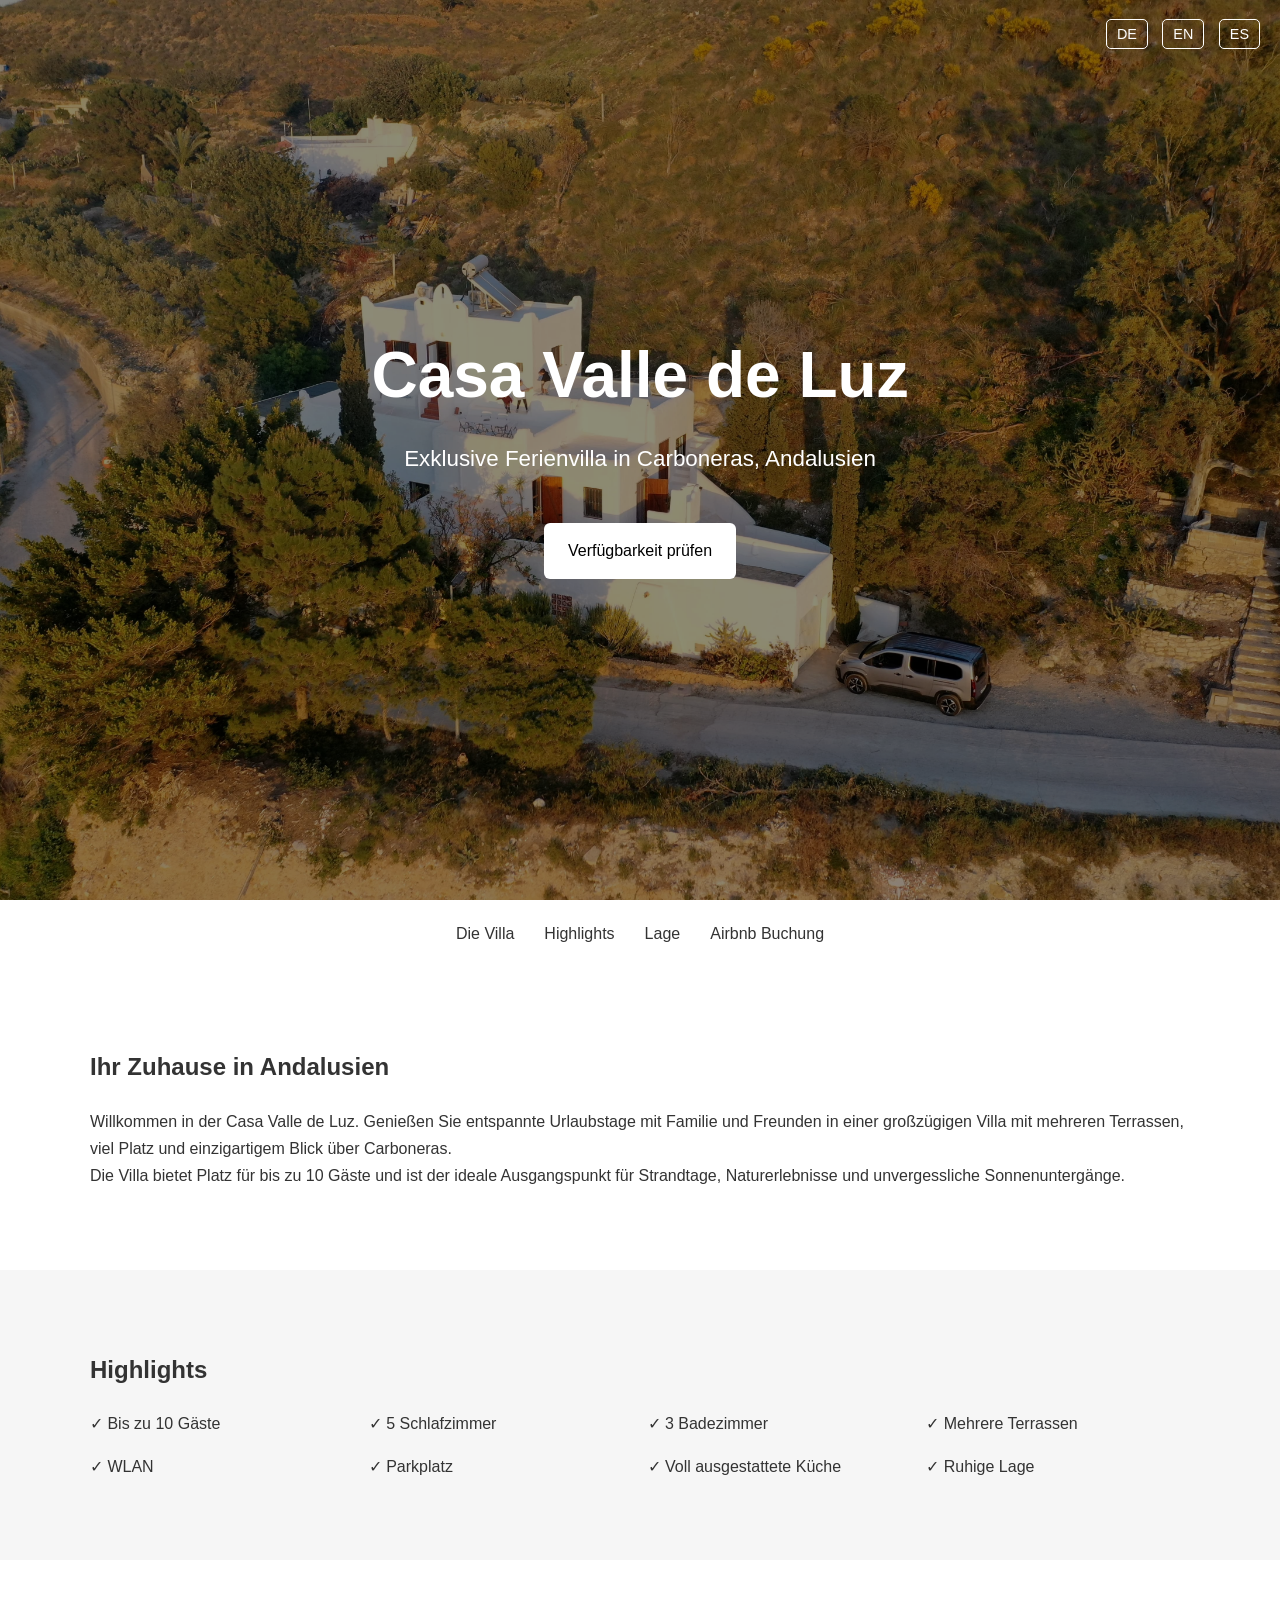
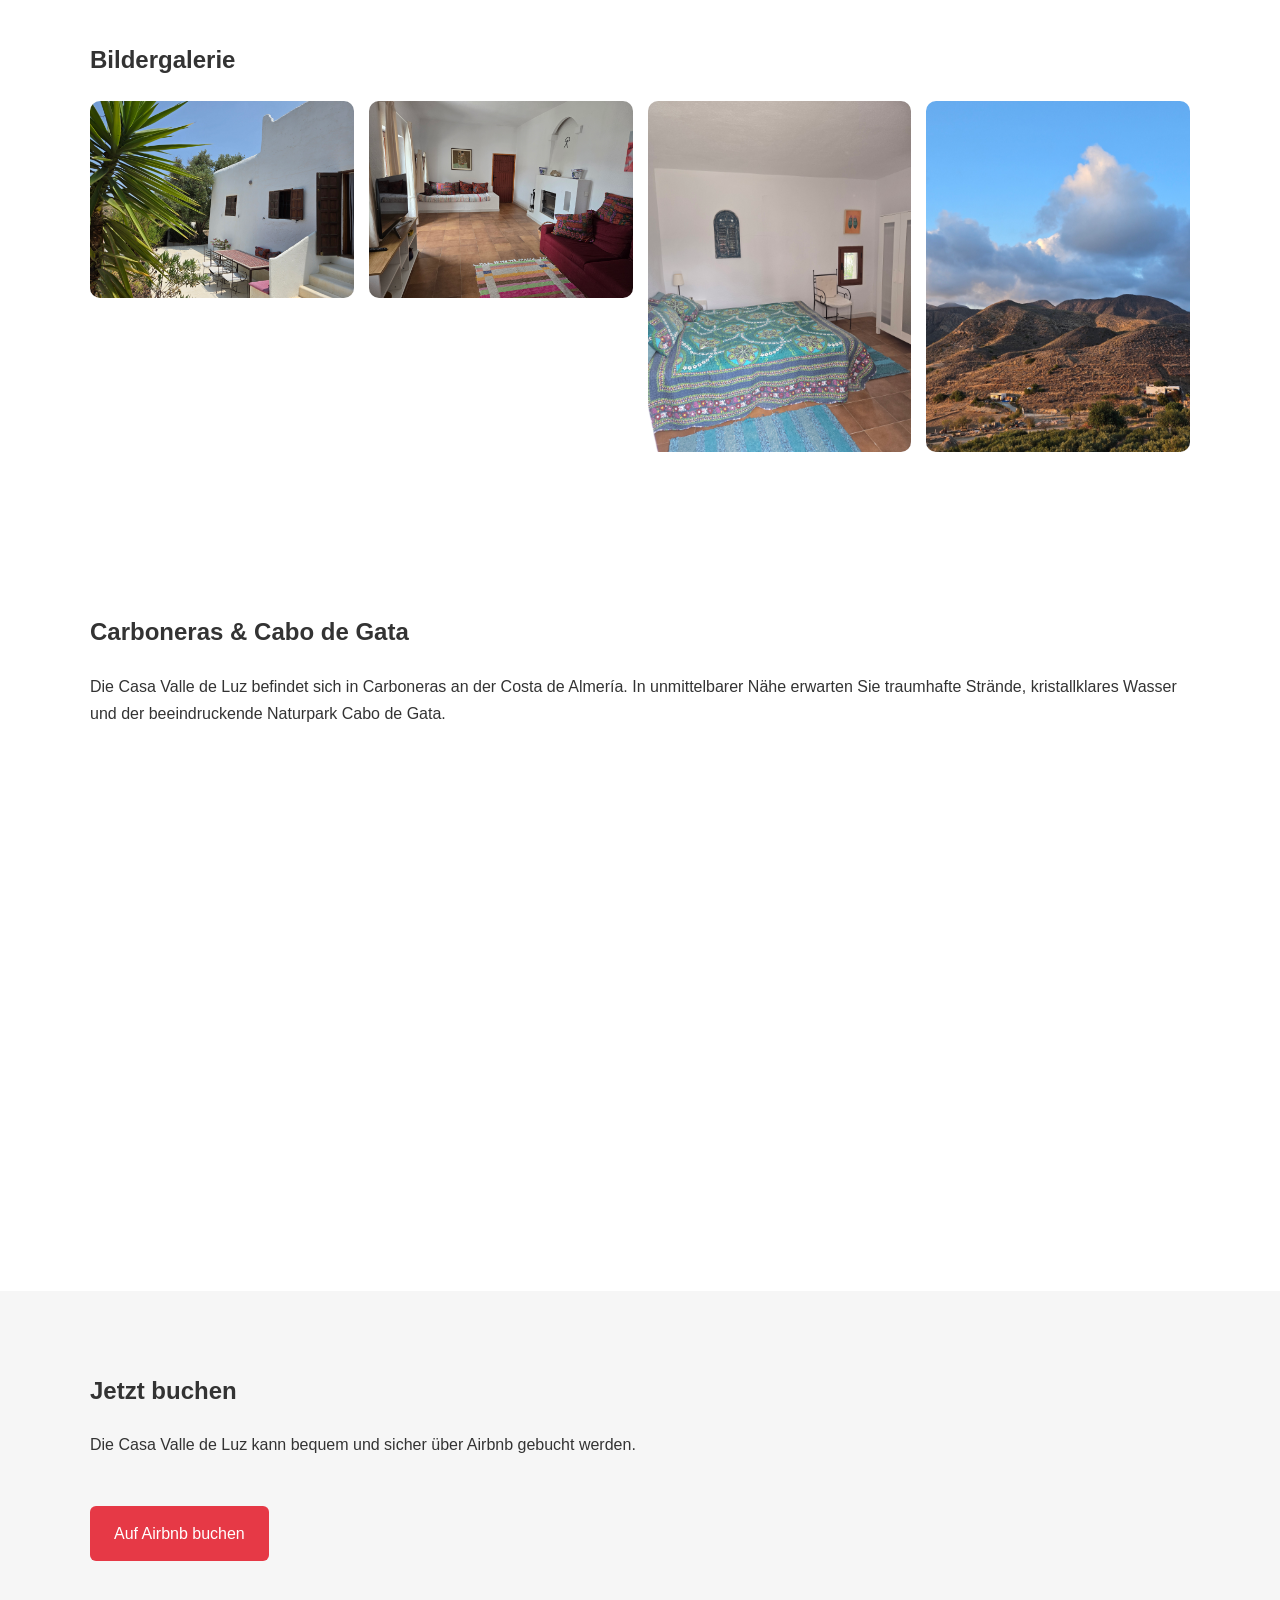
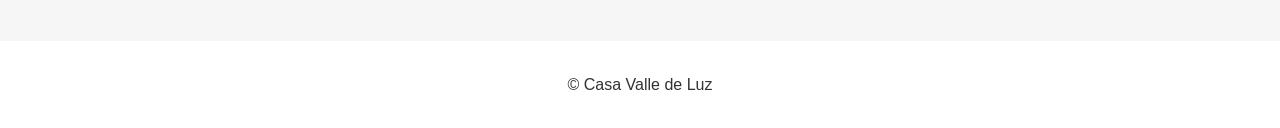
<file: index.html>
<!DOCTYPE html>
<html lang="de">
<head>
    <meta charset="UTF-8">
    <meta name="viewport" content="width=device-width, initial-scale=1.0">

    <title>Casa Valle de Luz | Ferienvilla in Carboneras, Andalusien</title>

    <meta name="description" content="Exklusive Ferienvilla in Carboneras, Andalusien. Platz für bis zu 10 Gäste, 5 Schlafzimmer, mehrere Terrassen und traumhafte Sonnenuntergänge.">

    <link rel="stylesheet" href="style.css">
</head>
<body>

<header class="hero">
    <div class="overlay">
        
        <div class="lang-switch">
    <a href="index.html">DE</a>
    <a href="en1.html">EN</a>
    <a href="es1.html">ES</a>
</div>
        
        <h1>Casa Valle de Luz</h1>
        <p>Exklusive Ferienvilla in Carboneras, Andalusien</p>

<a href="https://www.airbnb.de/rooms/1677461240592118403?adults=7&search_mode=regular_search&check_in=2026-06-26&check_out=2026-07-01&children=0&infants=0&pets=0&source_impression_id=p3_1781857512_P37YwGQTgg1DUT-N&previous_page_section_name=1000&federated_search_id=54c2b876-5242-4b1c-9fb7-497a5ef8c6ed"
   target="_blank"
   class="button">
   Verfügbarkeit prüfen
</a>
</header>

<nav>
    <a href="#villa">Die Villa</a>
    <a href="#highlights">Highlights</a>
    <a href="#lage">Lage</a>
    <a href="DEIN_AIRBNB_LINK" target="_blank">
    Airbnb Buchung
</a>
</nav>

<section id="villa">
    <div class="container">
        <h2>Ihr Zuhause in Andalusien</h2>

        <p>
            Willkommen in der Casa Valle de Luz. Genießen Sie entspannte Urlaubstage
            mit Familie und Freunden in einer großzügigen Villa mit mehreren Terrassen,
            viel Platz und einzigartigem Blick über Carboneras.
        </p>

        <p>
            Die Villa bietet Platz für bis zu 10 Gäste und ist der ideale Ausgangspunkt
            für Strandtage, Naturerlebnisse und unvergessliche Sonnenuntergänge.
        </p>
    </div>
</section>

<section id="highlights" class="light">
    <div class="container">

        <h2>Highlights</h2>

        <div class="grid">
            <div>✓ Bis zu 10 Gäste</div>
            <div>✓ 5 Schlafzimmer</div>
            <div>✓ 3 Badezimmer</div>
            <div>✓ Mehrere Terrassen</div>
            <div>✓ WLAN</div>
            <div>✓ Parkplatz</div>
            <div>✓ Voll ausgestattete Küche</div>
            <div>✓ Ruhige Lage</div>
        </div>

    </div>
</section>

<section id="galerie">
    <div class="container">
        <h2>Bildergalerie</h2>

<div class="gallery">
    <img src="images/villa1.jpg" alt="Casa Valle de Luz Terrasse" onclick="openLightbox(this)">
    <img src="images/villa2.jpg" alt="Wohnbereich" onclick="openLightbox(this)">
    <img src="images/villa3.jpg" alt="Schlafzimmer" onclick="openLightbox(this)">
    <img src="images/villa4.jpg" alt="Ausblick" onclick="openLightbox(this)">
</div> 
    </div>
</section>

<section id="lage">
    <div class="container">

        <h2>Carboneras & Cabo de Gata</h2>

        <p>
            Die Casa Valle de Luz befindet sich in Carboneras an der Costa de Almería.
            In unmittelbarer Nähe erwarten Sie traumhafte Strände, kristallklares Wasser
            und der beeindruckende Naturpark Cabo de Gata.
        </p>

        <iframe
            src="https://www.google.com/maps/embed?pb="
            loading="lazy">
        </iframe>

    </div>
</section>

<section id="buchen" class="light">
    <div class="container">

        <h2>Jetzt buchen</h2>

<p>
    Die Casa Valle de Luz kann bequem und sicher über Airbnb gebucht werden.
</p>

<br>


        <a href="https://www.airbnb.de/rooms/1677461240592118403?adults=6&search_mode=regular_search&check_in=2026-06-24&check_out=2026-06-29&children=0&infants=0&pets=0&source_impression_id=p3_1781709118_P3bIloyeZhqoK9XS&previous_page_section_name=1000&federated_search_id=113969c2-7165-487b-b480-dc4392b8ad9c"
           target="_blank"
           class="button button-buchen">
           Auf Airbnb buchen
        </a>

    </div>
</section>

<footer>
    <p>© Casa Valle de Luz</p>
</footer>

    <div id="lightbox" onclick="closeLightbox()">
    <img id="lightbox-img">
</div>
    <script>
function openLightbox(img){
    document.getElementById('lightbox').style.display = 'flex';
    document.getElementById('lightbox-img').src = img.src;
}

function closeLightbox(){
    document.getElementById('lightbox').style.display = 'none';
}
</script>
</body>
</html>
</file>
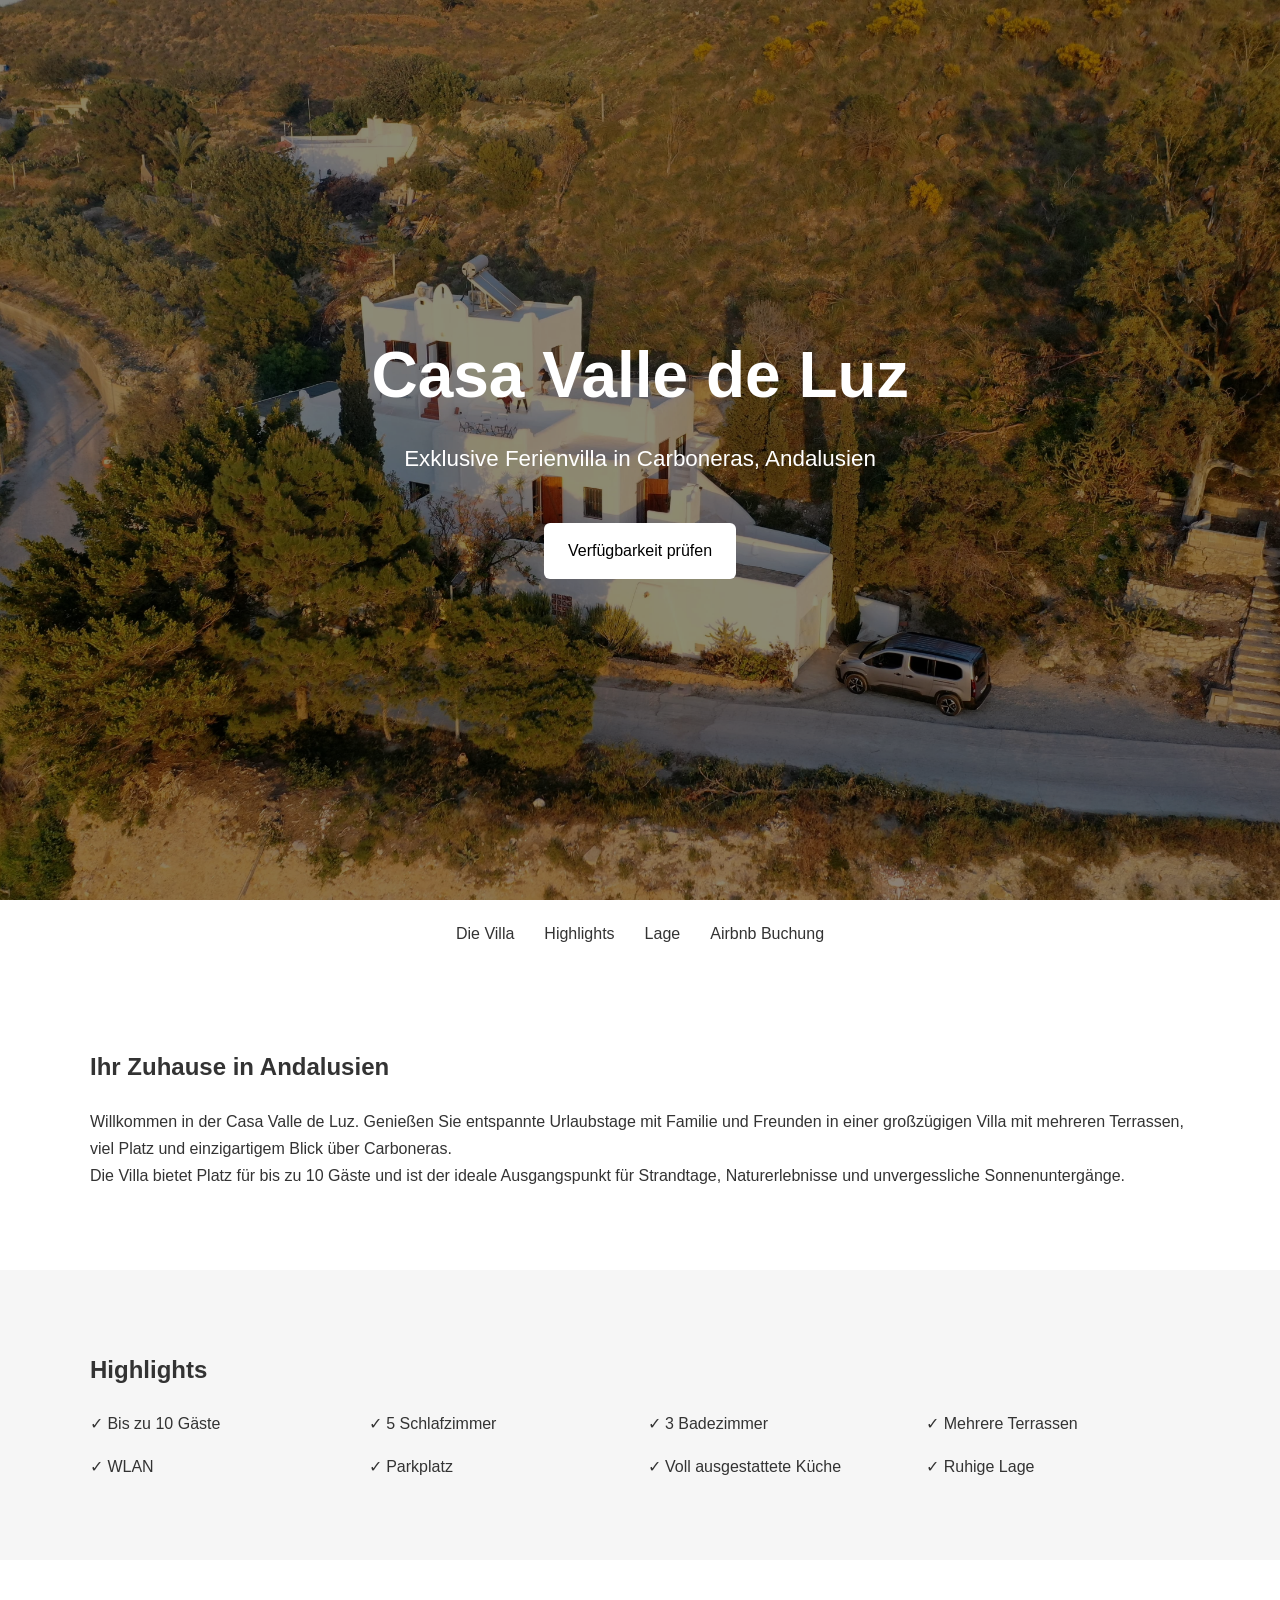
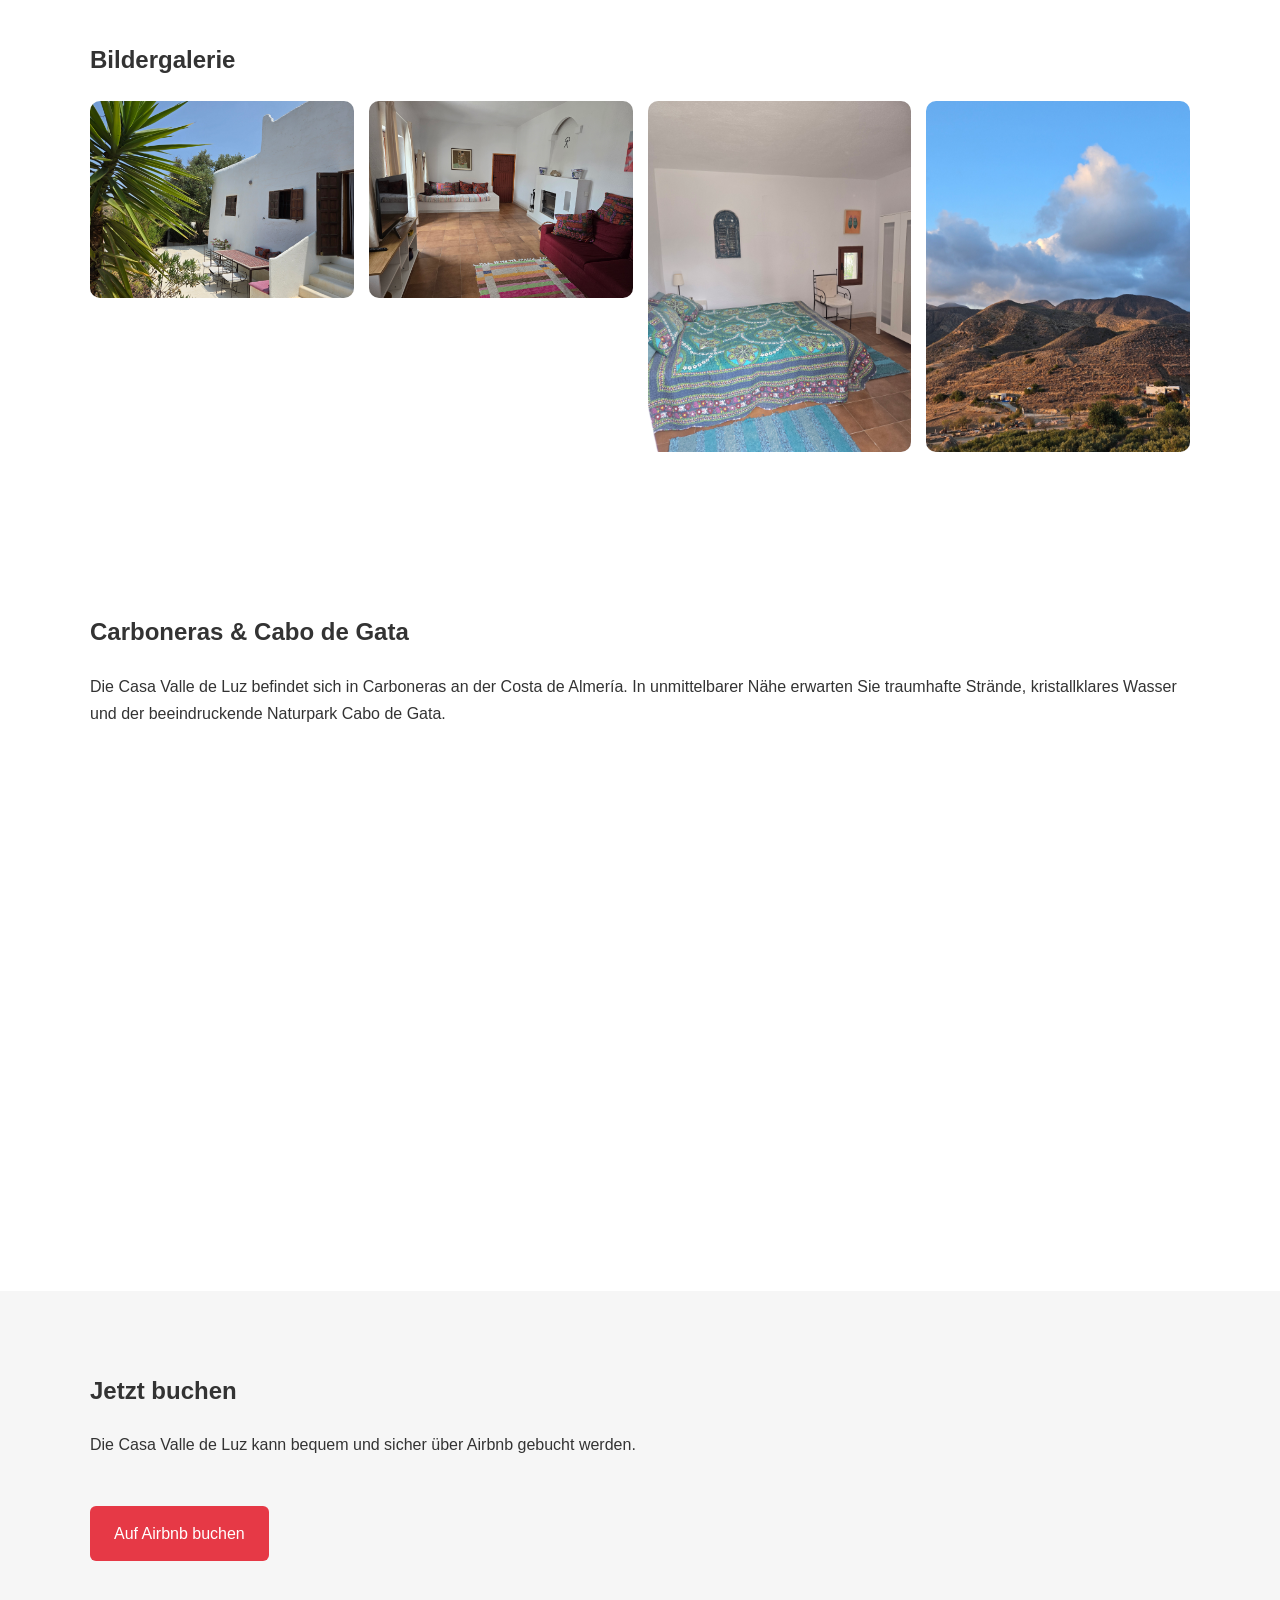
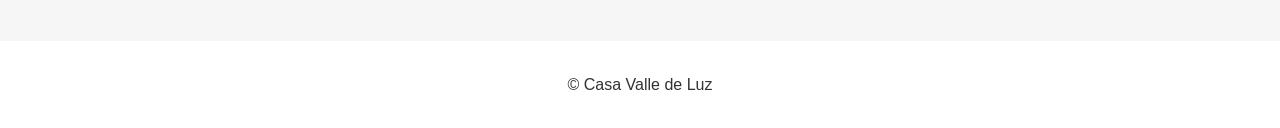
<file: en.html>
<!DOCTYPE html>
<html lang="de">
<head>
    <meta charset="UTF-8">
    <meta name="viewport" content="width=device-width, initial-scale=1.0">

    <title>Casa Valle de Luz | Ferienvilla in Carboneras, Andalusien</title>

    <meta name="description" content="Exklusive Ferienvilla in Carboneras, Andalusien. Platz für bis zu 10 Gäste, 5 Schlafzimmer, mehrere Terrassen und traumhafte Sonnenuntergänge.">

    <link rel="stylesheet" href="style.css">
</head>
<body>

<header class="hero">
    <div class="overlay">
        <h1>Casa Valle de Luz</h1>
        <p>Exklusive Ferienvilla in Carboneras, Andalusien</p>

<a href="https://www.airbnb.de/rooms/1677461240592118403?adults=7&search_mode=regular_search&check_in=2026-06-26&check_out=2026-07-01&children=0&infants=0&pets=0&source_impression_id=p3_1781857512_P37YwGQTgg1DUT-N&previous_page_section_name=1000&federated_search_id=54c2b876-5242-4b1c-9fb7-497a5ef8c6ed"
   target="_blank"
   class="button">
   Verfügbarkeit prüfen
</a>
</header>

<nav>
    <a href="#villa">Die Villa</a>
    <a href="#highlights">Highlights</a>
    <a href="#lage">Lage</a>
    <a href="DEIN_AIRBNB_LINK" target="_blank">
    Airbnb Buchung
</a>
</nav>

<section id="villa">
    <div class="container">
        <h2>Ihr Zuhause in Andalusien</h2>

        <p>
            Willkommen in der Casa Valle de Luz. Genießen Sie entspannte Urlaubstage
            mit Familie und Freunden in einer großzügigen Villa mit mehreren Terrassen,
            viel Platz und einzigartigem Blick über Carboneras.
        </p>

        <p>
            Die Villa bietet Platz für bis zu 10 Gäste und ist der ideale Ausgangspunkt
            für Strandtage, Naturerlebnisse und unvergessliche Sonnenuntergänge.
        </p>
    </div>
</section>

<section id="highlights" class="light">
    <div class="container">

        <h2>Highlights</h2>

        <div class="grid">
            <div>✓ Bis zu 10 Gäste</div>
            <div>✓ 5 Schlafzimmer</div>
            <div>✓ 3 Badezimmer</div>
            <div>✓ Mehrere Terrassen</div>
            <div>✓ WLAN</div>
            <div>✓ Parkplatz</div>
            <div>✓ Voll ausgestattete Küche</div>
            <div>✓ Ruhige Lage</div>
        </div>

    </div>
</section>

<section id="galerie">
    <div class="container">
        <h2>Bildergalerie</h2>

<div class="gallery">
    <img src="images/villa1.jpg" alt="Casa Valle de Luz Terrasse" onclick="openLightbox(this)">
    <img src="images/villa2.jpg" alt="Wohnbereich" onclick="openLightbox(this)">
    <img src="images/villa3.jpg" alt="Schlafzimmer" onclick="openLightbox(this)">
    <img src="images/villa4.jpg" alt="Ausblick" onclick="openLightbox(this)">
</div> 
    </div>
</section>

<section id="lage">
    <div class="container">

        <h2>Carboneras & Cabo de Gata</h2>

        <p>
            Die Casa Valle de Luz befindet sich in Carboneras an der Costa de Almería.
            In unmittelbarer Nähe erwarten Sie traumhafte Strände, kristallklares Wasser
            und der beeindruckende Naturpark Cabo de Gata.
        </p>

        <iframe
            src="https://www.google.com/maps/embed?pb="
            loading="lazy">
        </iframe>

    </div>
</section>

<section id="buchen" class="light">
    <div class="container">

        <h2>Jetzt buchen</h2>

<p>
    Die Casa Valle de Luz kann bequem und sicher über Airbnb gebucht werden.
</p>

<br>


        <a href="https://www.airbnb.de/rooms/1677461240592118403?adults=6&search_mode=regular_search&check_in=2026-06-24&check_out=2026-06-29&children=0&infants=0&pets=0&source_impression_id=p3_1781709118_P3bIloyeZhqoK9XS&previous_page_section_name=1000&federated_search_id=113969c2-7165-487b-b480-dc4392b8ad9c"
           target="_blank"
           class="button button-buchen">
           Auf Airbnb buchen
        </a>

    </div>
</section>

<footer>
    <p>© Casa Valle de Luz</p>
</footer>

    <div id="lightbox" onclick="closeLightbox()">
    <img id="lightbox-img">
</div>
    <script>
function openLightbox(img){
    document.getElementById('lightbox').style.display = 'flex';
    document.getElementById('lightbox-img').src = img.src;
}

function closeLightbox(){
    document.getElementById('lightbox').style.display = 'none';
}
</script>
</body>
</html>
</file>
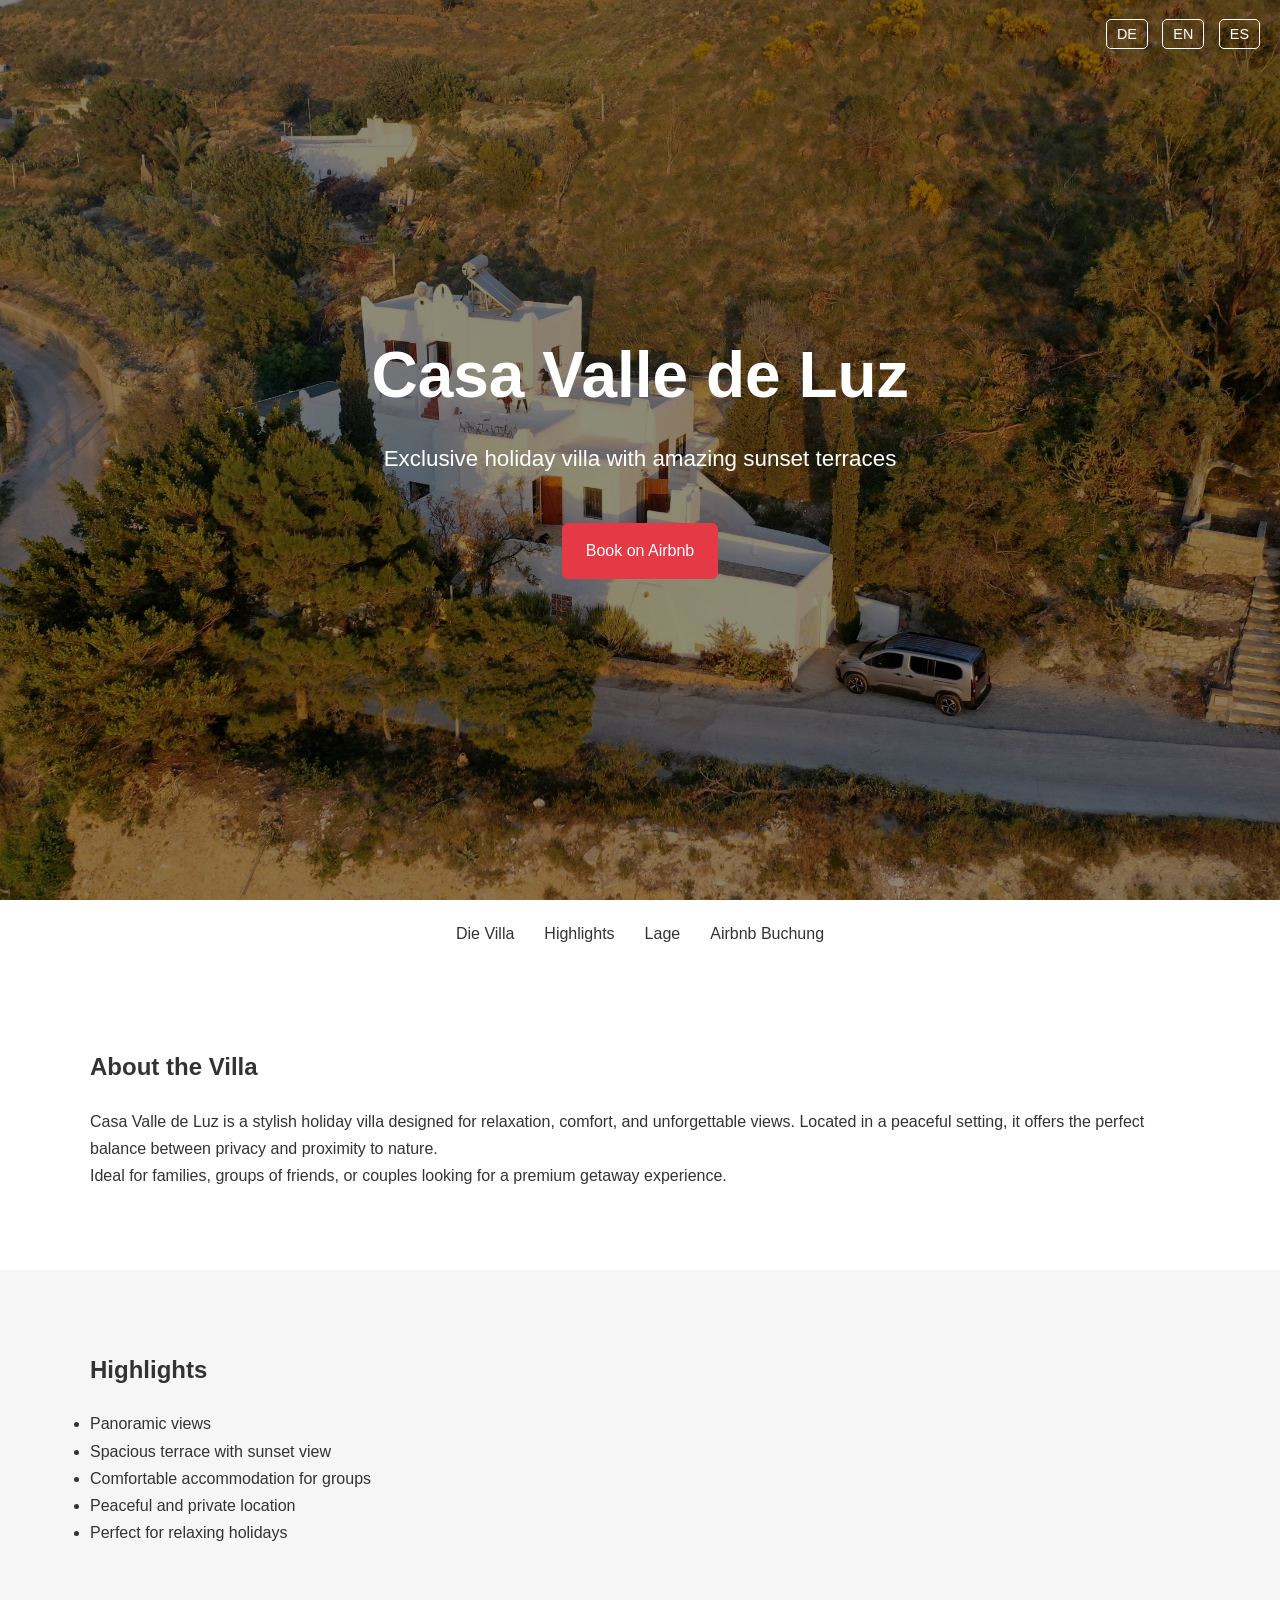
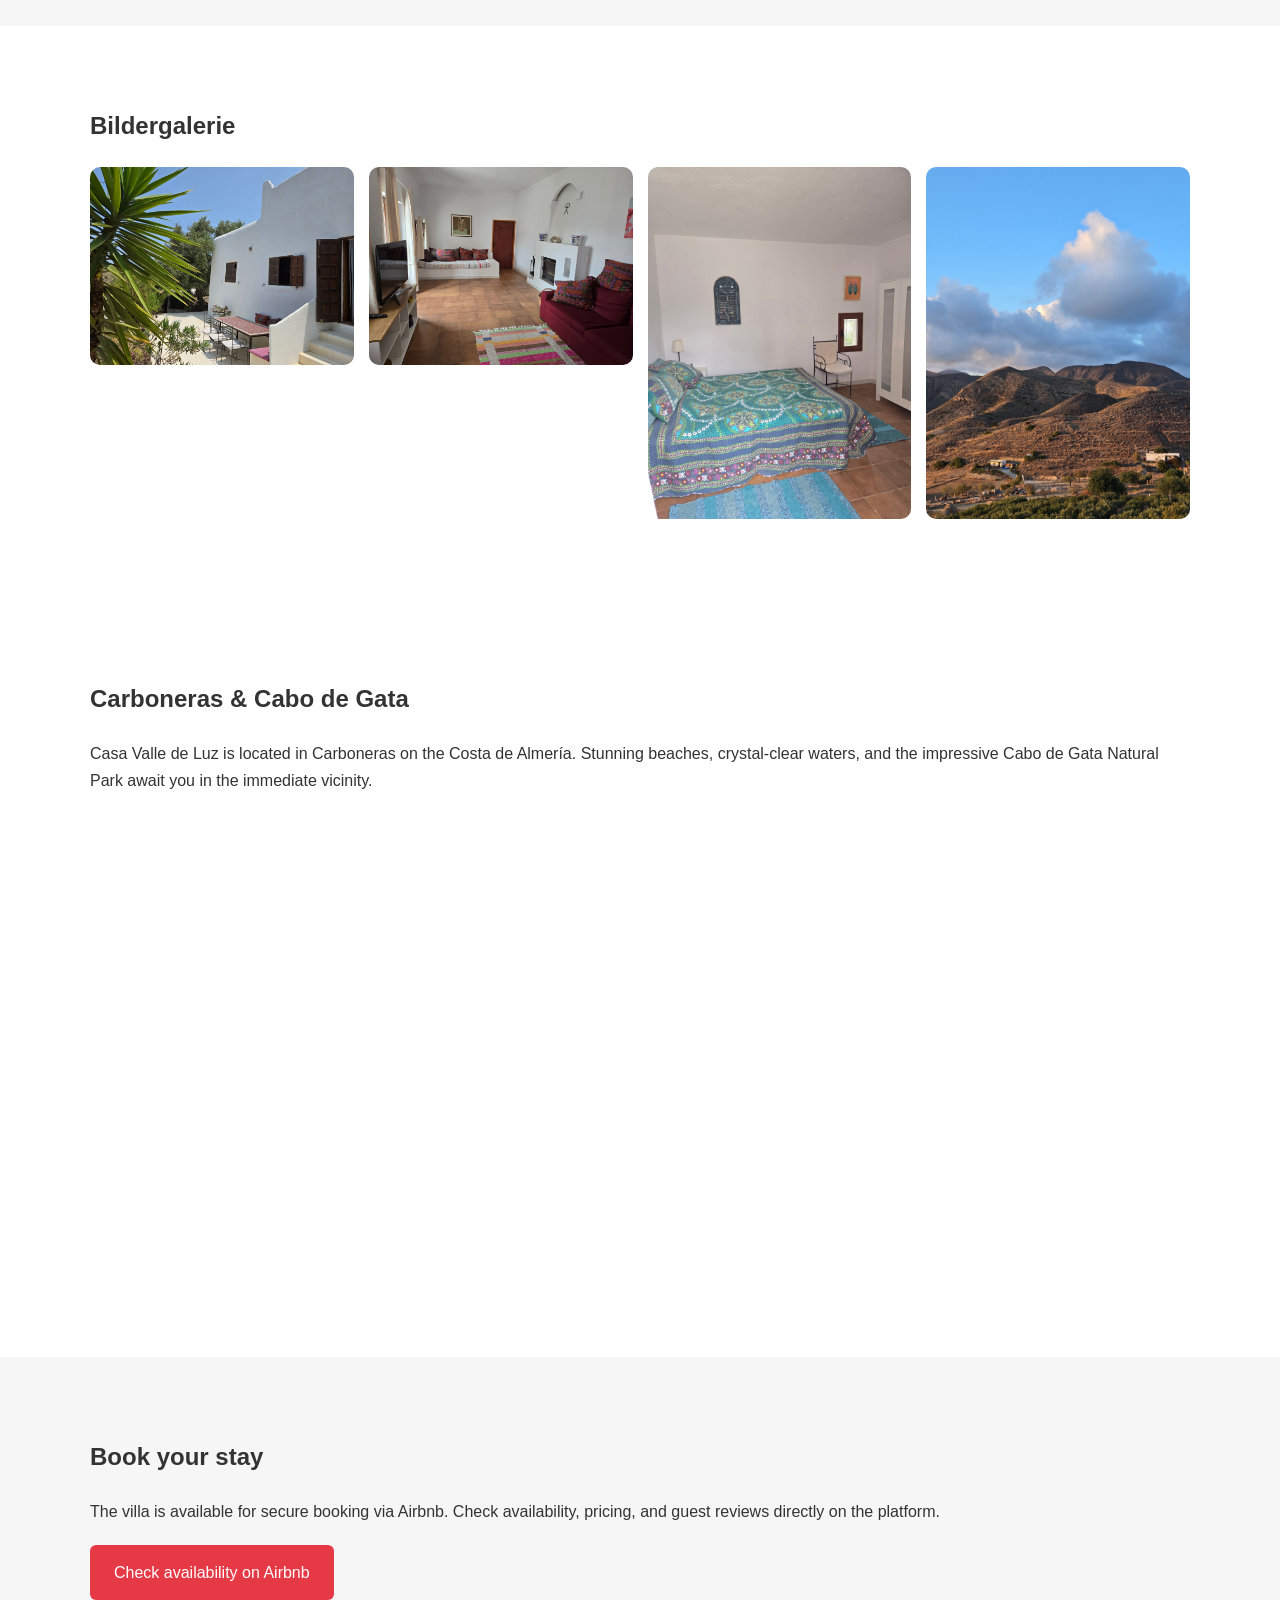
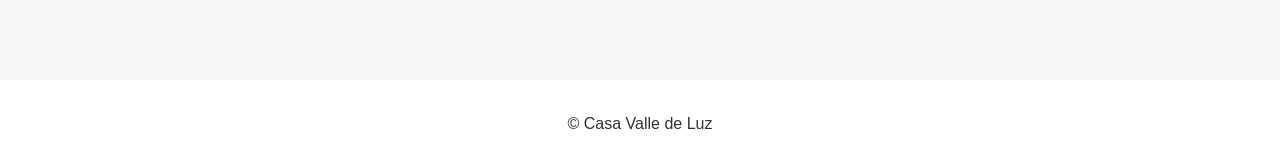
<file: en1.html>
<!DOCTYPE html>
<html lang="de">
<head>
    <meta charset="UTF-8">
    <meta name="viewport" content="width=device-width, initial-scale=1.0">

    <title>Casa Valle de Luz | Ferienvilla in Carboneras, Andalusien</title>

    <meta name="description" content="Exklusive Ferienvilla in Carboneras, Andalusien. Platz für bis zu 10 Gäste, 5 Schlafzimmer, mehrere Terrassen und traumhafte Sonnenuntergänge.">

    <link rel="stylesheet" href="style.css">
</head>
<body>

<header class="hero">
    <div class="overlay">

        <div class="lang-switch">
    <a href="index.html">DE</a>
    <a href="en1.html">EN</a>
    <a href="es1.html">ES</a>
</div>
        
        <h1>Casa Valle de Luz</h1>
<p>Exclusive holiday villa with amazing sunset terraces</p>
<a href="https://www.airbnb.de/rooms/1677461240592118403"
   target="_blank"
   class="button button-buchen">
   Book on Airbnb
</a>
</header>

<nav>
    <a href="#villa">Die Villa</a>
    <a href="#highlights">Highlights</a>
    <a href="#lage">Lage</a>
    <a href="DEIN_AIRBNB_LINK" target="_blank">
    Airbnb Buchung
</a>
</nav>

<section id="villa">
    <div class="container">
<h2>About the Villa</h2>

<p>
Casa Valle de Luz is a stylish holiday villa designed for relaxation, comfort, and unforgettable views.
Located in a peaceful setting, it offers the perfect balance between privacy and proximity to nature.
</p>

<p>
Ideal for families, groups of friends, or couples looking for a premium getaway experience.
</p>
    </div>
</section>

<section id="highlights" class="light">
    <div class="container">

<h2>Highlights</h2>

<ul>
<li>Panoramic views</li>
<li>Spacious terrace with sunset view</li>
<li>Comfortable accommodation for groups</li>
<li>Peaceful and private location</li>
<li>Perfect for relaxing holidays</li>
</ul>
    </div>
</section>

<section id="galerie">
    <div class="container">
        <h2>Bildergalerie</h2>

<div class="gallery">
    <img src="images/villa1.jpg" alt="Casa Valle de Luz Terrasse" onclick="openLightbox(this)">
    <img src="images/villa2.jpg" alt="Wohnbereich" onclick="openLightbox(this)">
    <img src="images/villa3.jpg" alt="Schlafzimmer" onclick="openLightbox(this)">
    <img src="images/villa4.jpg" alt="Ausblick" onclick="openLightbox(this)">
</div> 
    </div>
</section>

<section id="lage">
    <div class="container">

        <h2>Carboneras & Cabo de Gata</h2>

        <p>
Casa Valle de Luz is located in Carboneras on the Costa de Almería. 
Stunning beaches, crystal-clear waters, and the impressive Cabo de Gata Natural Park
await you in the immediate vicinity.
        </p>

        <iframe
            src="https://www.google.com/maps/embed?pb="
            loading="lazy">
        </iframe>

    </div>
</section>

<section id="buchen" class="light">
    <div class="container">

<h2>Book your stay</h2>

<p>
The villa is available for secure booking via Airbnb.
Check availability, pricing, and guest reviews directly on the platform.
</p>

<a href="https://www.airbnb.de/rooms/1677461240592118403"
   target="_blank"
   class="button button-buchen">
   Check availability on Airbnb
</a>
    </div>
</section>

<footer>
    <p>© Casa Valle de Luz</p>
</footer>

    <div id="lightbox" onclick="closeLightbox()">
    <img id="lightbox-img">
</div>
    <script>
function openLightbox(img){
    document.getElementById('lightbox').style.display = 'flex';
    document.getElementById('lightbox-img').src = img.src;
}

function closeLightbox(){
    document.getElementById('lightbox').style.display = 'none';
}
</script>
</body>
</html>
</file>
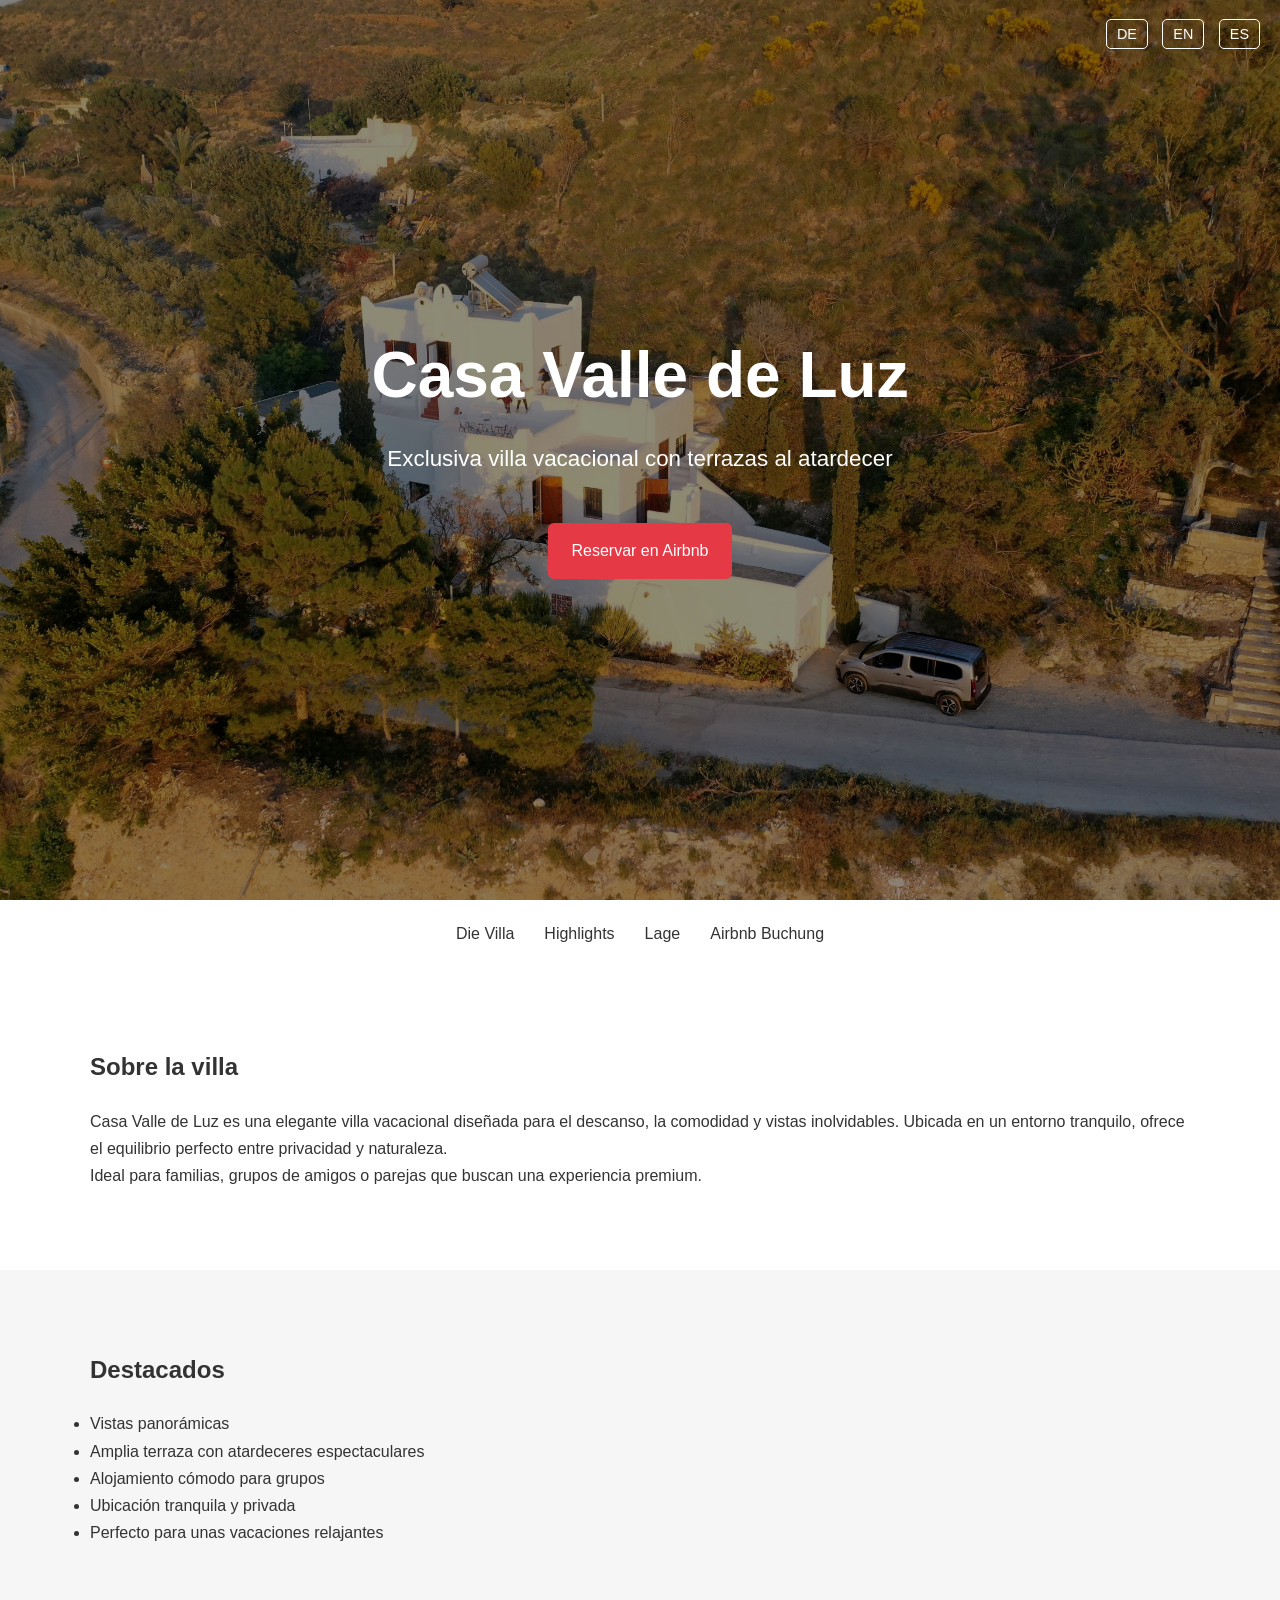
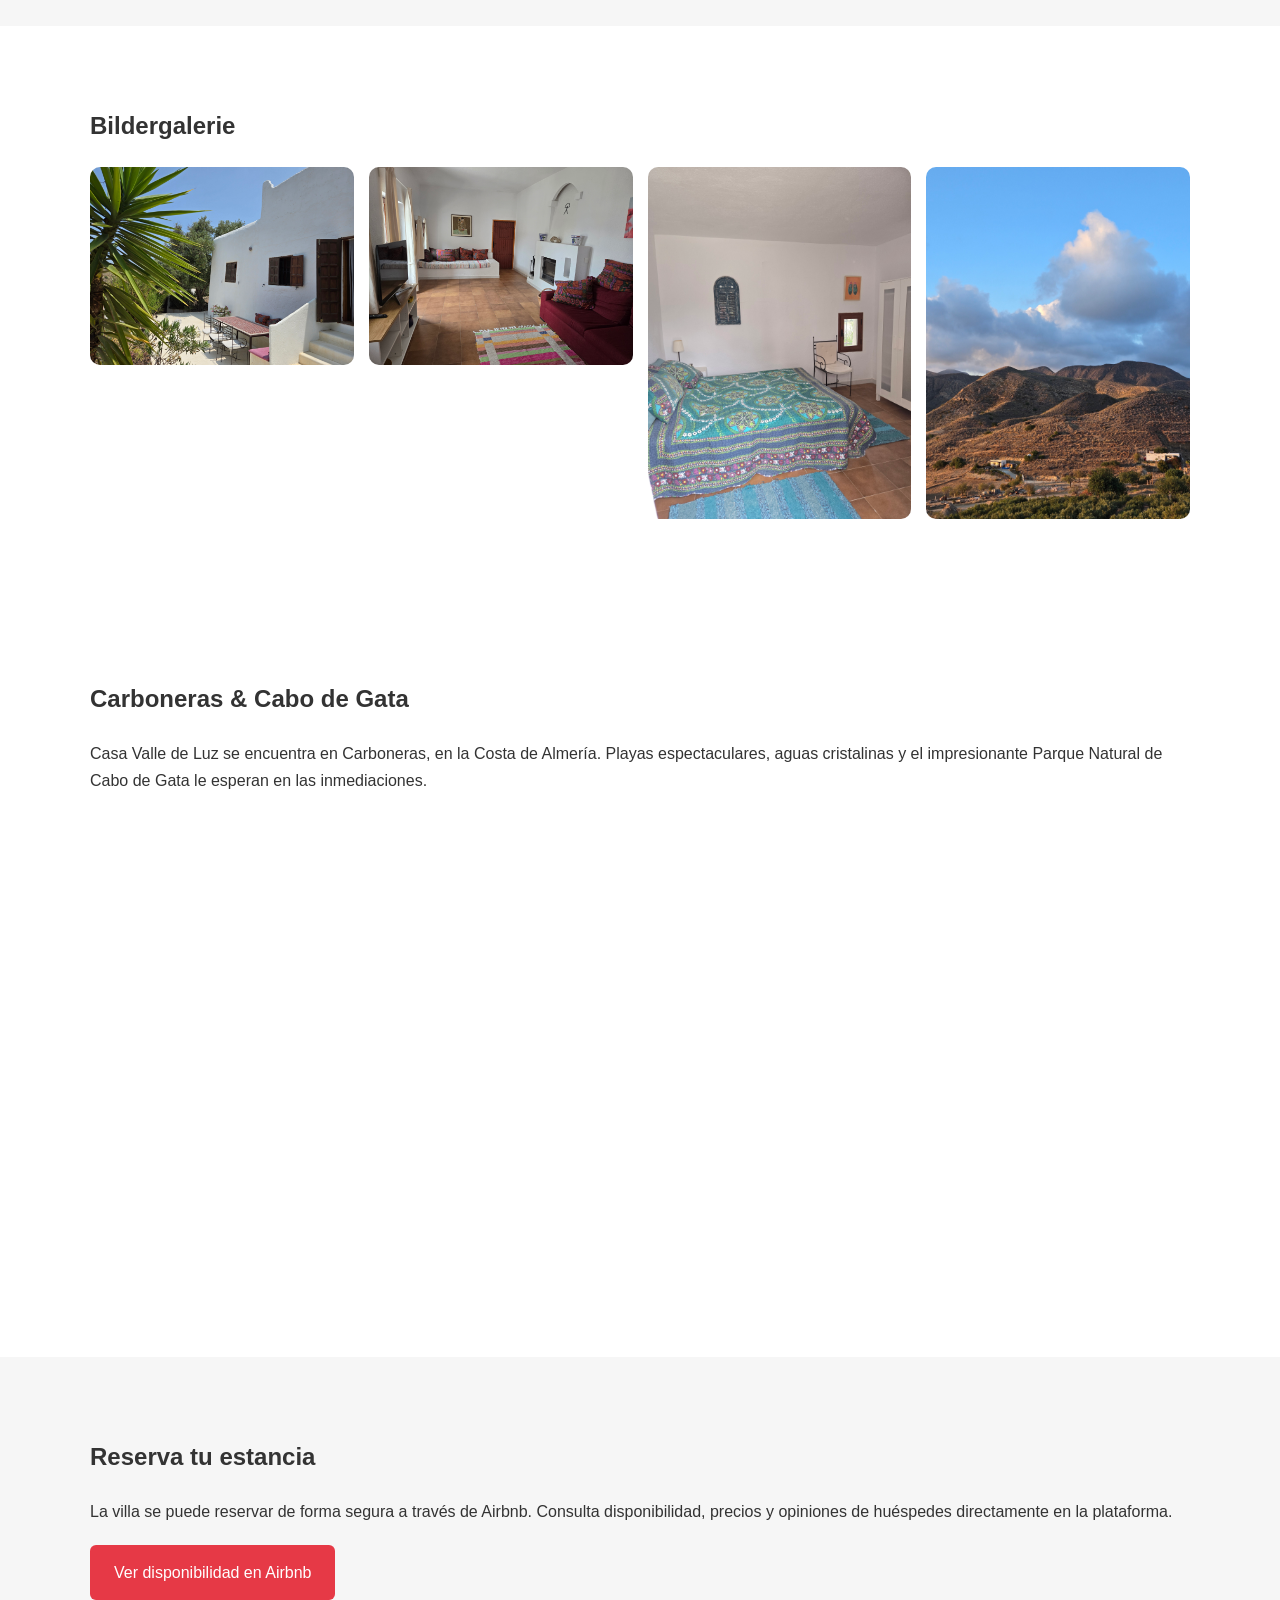
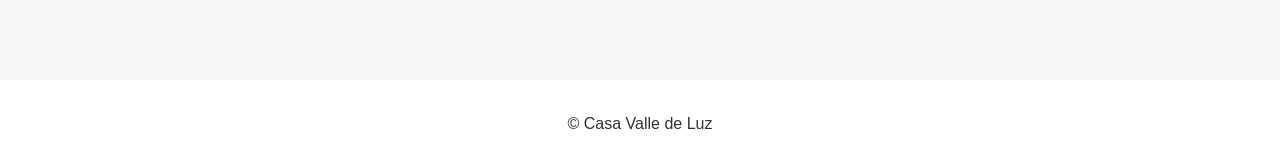
<file: es1.html>
<!DOCTYPE html>
<html lang="de">
<head>
    <meta charset="UTF-8">
    <meta name="viewport" content="width=device-width, initial-scale=1.0">

    <title>Casa Valle de Luz | Ferienvilla in Carboneras, Andalusien</title>

    <meta name="description" content="Exklusive Ferienvilla in Carboneras, Andalusien. Platz für bis zu 10 Gäste, 5 Schlafzimmer, mehrere Terrassen und traumhafte Sonnenuntergänge.">

    <link rel="stylesheet" href="style.css">
</head>
<body>

<header class="hero">
    <div class="overlay">

        <div class="lang-switch">
    <a href="index.html">DE</a>
    <a href="en1.html">EN</a>
    <a href="es1.html">ES</a>
</div>
        
        <h1>Casa Valle de Luz</h1>
<p>Exclusiva villa vacacional con terrazas al atardecer</p>
<a href="https://www.airbnb.de/rooms/1677461240592118403"
   target="_blank"
   class="button button-buchen">
   Reservar en Airbnb
</a>
</header>

<nav>
    <a href="#villa">Die Villa</a>
    <a href="#highlights">Highlights</a>
    <a href="#lage">Lage</a>
    <a href="DEIN_AIRBNB_LINK" target="_blank">
    Airbnb Buchung
</a>
</nav>

<section id="villa">
    <div class="container">
<h2>Sobre la villa</h2>

<p>
Casa Valle de Luz es una elegante villa vacacional diseñada para el descanso, la comodidad y vistas inolvidables.
Ubicada en un entorno tranquilo, ofrece el equilibrio perfecto entre privacidad y naturaleza.
</p>

<p>
Ideal para familias, grupos de amigos o parejas que buscan una experiencia premium.
</p>
    </div>
</section>

<section id="highlights" class="light">
    <div class="container">
<h2>Destacados</h2>

<ul>
<li>Vistas panorámicas</li>
<li>Amplia terraza con atardeceres espectaculares</li>
<li>Alojamiento cómodo para grupos</li>
<li>Ubicación tranquila y privada</li>
<li>Perfecto para unas vacaciones relajantes</li>
</ul>
    </div>
</section>

<section id="galerie">
    <div class="container">
        <h2>Bildergalerie</h2>

<div class="gallery">
    <img src="images/villa1.jpg" alt="Casa Valle de Luz Terrasse" onclick="openLightbox(this)">
    <img src="images/villa2.jpg" alt="Wohnbereich" onclick="openLightbox(this)">
    <img src="images/villa3.jpg" alt="Schlafzimmer" onclick="openLightbox(this)">
    <img src="images/villa4.jpg" alt="Ausblick" onclick="openLightbox(this)">
</div> 
    </div>
</section>

<section id="lage">
    <div class="container">

        <h2>Carboneras & Cabo de Gata</h2>

        <p>
  Casa Valle de Luz se encuentra en Carboneras, en la Costa de Almería. 
Playas espectaculares, aguas cristalinas y el impresionante Parque Natural de Cabo de Gata
le esperan en las inmediaciones.
        </p>

        <iframe
            src="https://www.google.com/maps/embed?pb="
            loading="lazy">
        </iframe>

    </div>
</section>

<section id="buchen" class="light">
    <div class="container">

        <h2>Reserva tu estancia</h2>

<p>
La villa se puede reservar de forma segura a través de Airbnb.
Consulta disponibilidad, precios y opiniones de huéspedes directamente en la plataforma.
</p>

<a href="https://www.airbnb.de/rooms/1677461240592118403"
   target="_blank"
   class="button button-buchen">
   Ver disponibilidad en Airbnb
</a>
    </div>
</section>

<footer>
    <p>© Casa Valle de Luz</p>
</footer>

    <div id="lightbox" onclick="closeLightbox()">
    <img id="lightbox-img">
</div>
    <script>
function openLightbox(img){
    document.getElementById('lightbox').style.display = 'flex';
    document.getElementById('lightbox-img').src = img.src;
}

function closeLightbox(){
    document.getElementById('lightbox').style.display = 'none';
}
</script>
</body>
</html>
</file>
<file: style.css>
*{
    margin:0;
    padding:0;
    box-sizing:border-box;
}

body{
    font-family:Arial,sans-serif;
    line-height:1.7;
    color:#333;
}

.hero{
    height:100vh;
    background:url('images/hero.jpg') center center/cover;
    position:relative;
}

.overlay{
    background:rgba(0,0,0,0.45);
    color:white;
    height:100%;
    display:flex;
    flex-direction:column;
    justify-content:center;
    align-items:center;
    text-align:center;
    padding:20px;
}

.hero h1{
    font-size:4rem;
    margin-bottom:10px;
}

.hero p{
    font-size:1.4rem;
    margin-bottom:25px;
}

.button{
    background:white;
    color:black;
    padding:14px 24px;
    text-decoration:none;
    border-radius:6px;
}

nav{
    display:flex;
    justify-content:center;
    gap:30px;
    padding:20px;
    background:white;
    position:sticky;
    top:0;
}

nav a{
    text-decoration:none;
    color:#333;
}

.container{
    width:min(1100px,90%);
    margin:auto;
    padding:80px 0;
}

h2{
    margin-bottom:20px;
}

.light{
    background:#f6f6f6;
}

.grid{
    display:grid;
    grid-template-columns:repeat(auto-fit,minmax(220px,1fr));
    gap:15px;
}

.gallery{
    display:grid;
    grid-template-columns:repeat(auto-fit,minmax(250px,1fr));
    gap:15px;
}

.gallery img{
    width:100%;
    border-radius:10px;
}

iframe{
    width:100%;
    height:450px;
    border:none;
    margin-top:25px;
}

form{
    display:flex;
    flex-direction:column;
    gap:15px;
}

input,
textarea{
    padding:12px;
    border:1px solid #ccc;
    border-radius:6px;
}

.button{
    background:white;
    color:black;
    padding:14px 24px;
    text-decoration:none;
    border-radius:6px;

    display:inline-block;
    margin-top:20px;
    font-size:1rem;
    cursor:pointer;
}
footer{
    text-align:center;
    padding:30px;
}
.button-buchen{
    background: #e63946;
    color: white;
}

.button-buchen:hover{
    background: #c92a36;
}
#lightbox{
    position: fixed;
    top: 0;
    left: 0;
    width: 100%;
    height: 100%;
    background: rgba(0,0,0,0.9);
    display: none;
    justify-content: center;
    align-items: center;
    z-index: 9999;
}

#lightbox img{
    max-width: 90%;
    max-height: 90%;
    border-radius: 8px;
}
.lang-switch{
    position:absolute;
    top:20px;
    right:20px;
    z-index:1000;
}

.lang-switch a{
    color:white;
    text-decoration:none;
    margin-left:10px;
    padding:6px 10px;
    border:1px solid white;
    border-radius:5px;
    font-size:0.9rem;
}

.lang-switch a:hover{
    background:white;
    color:black;
}
</file>
